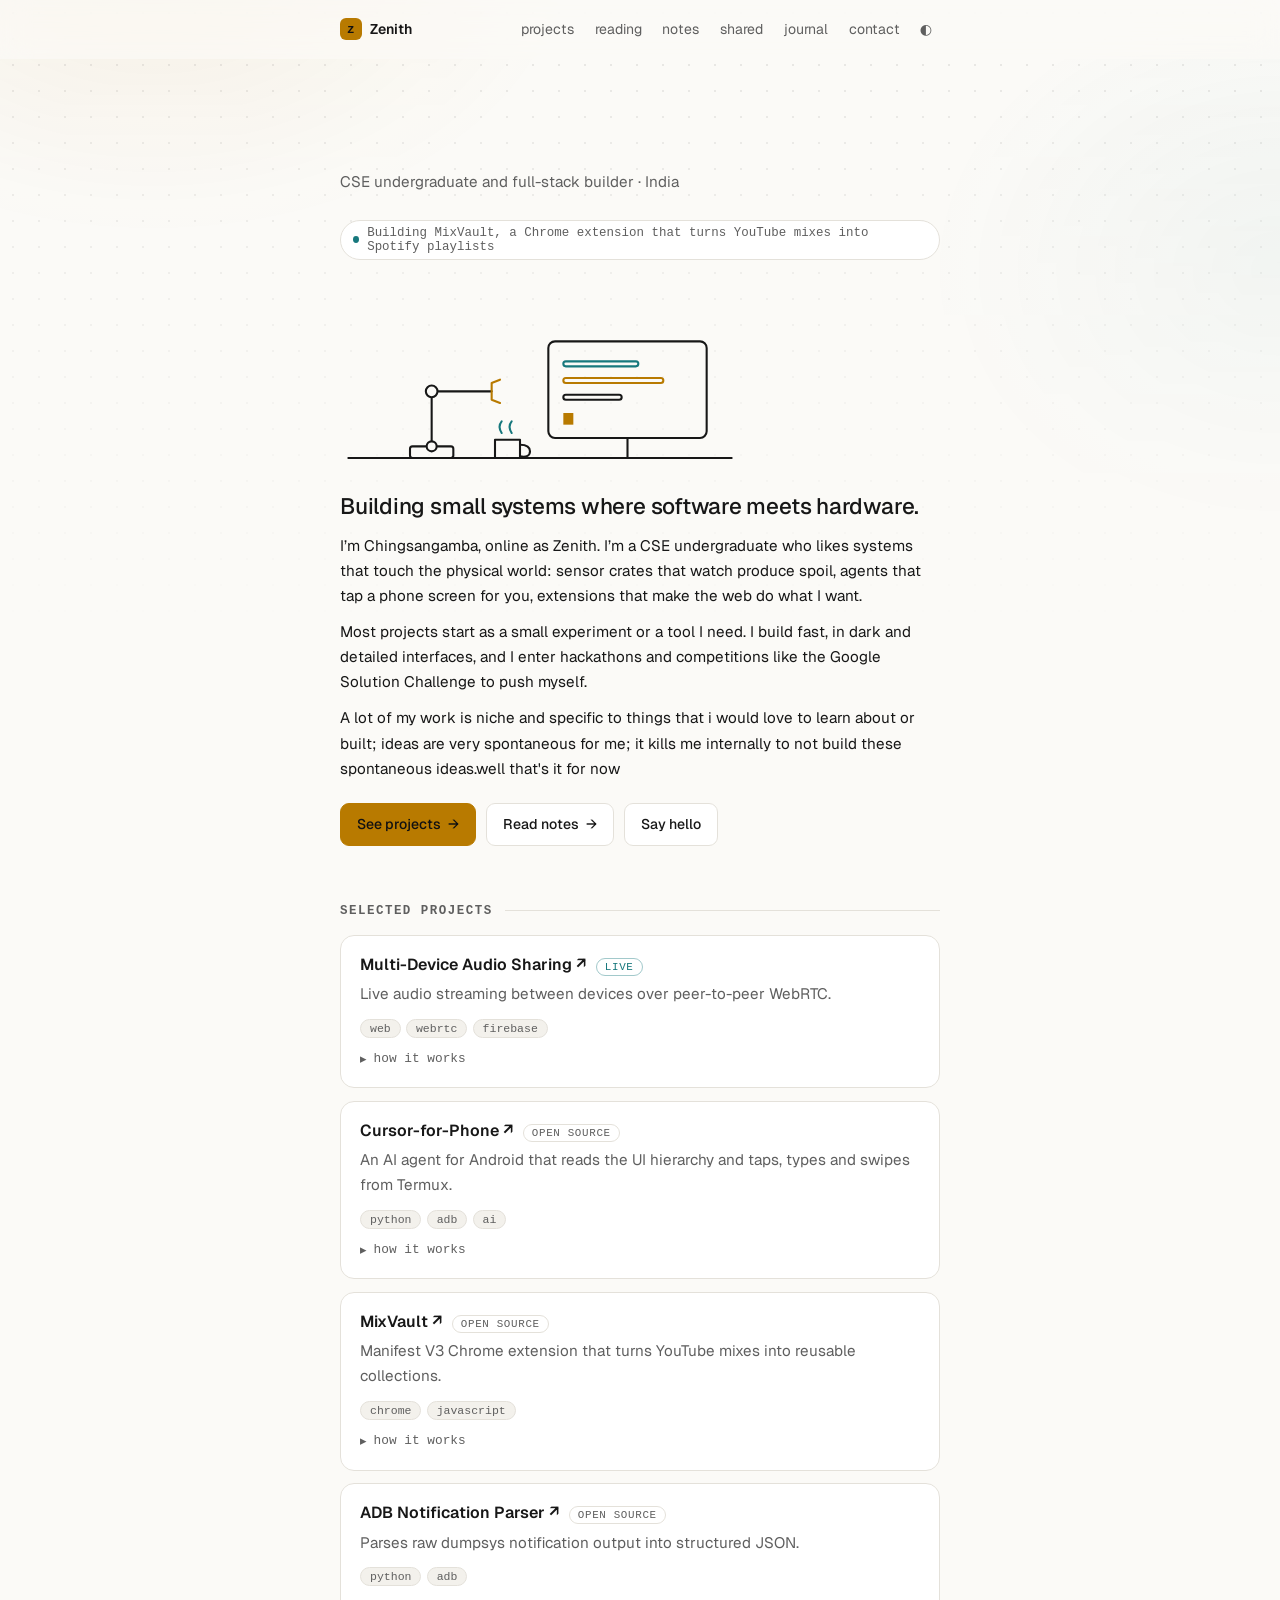
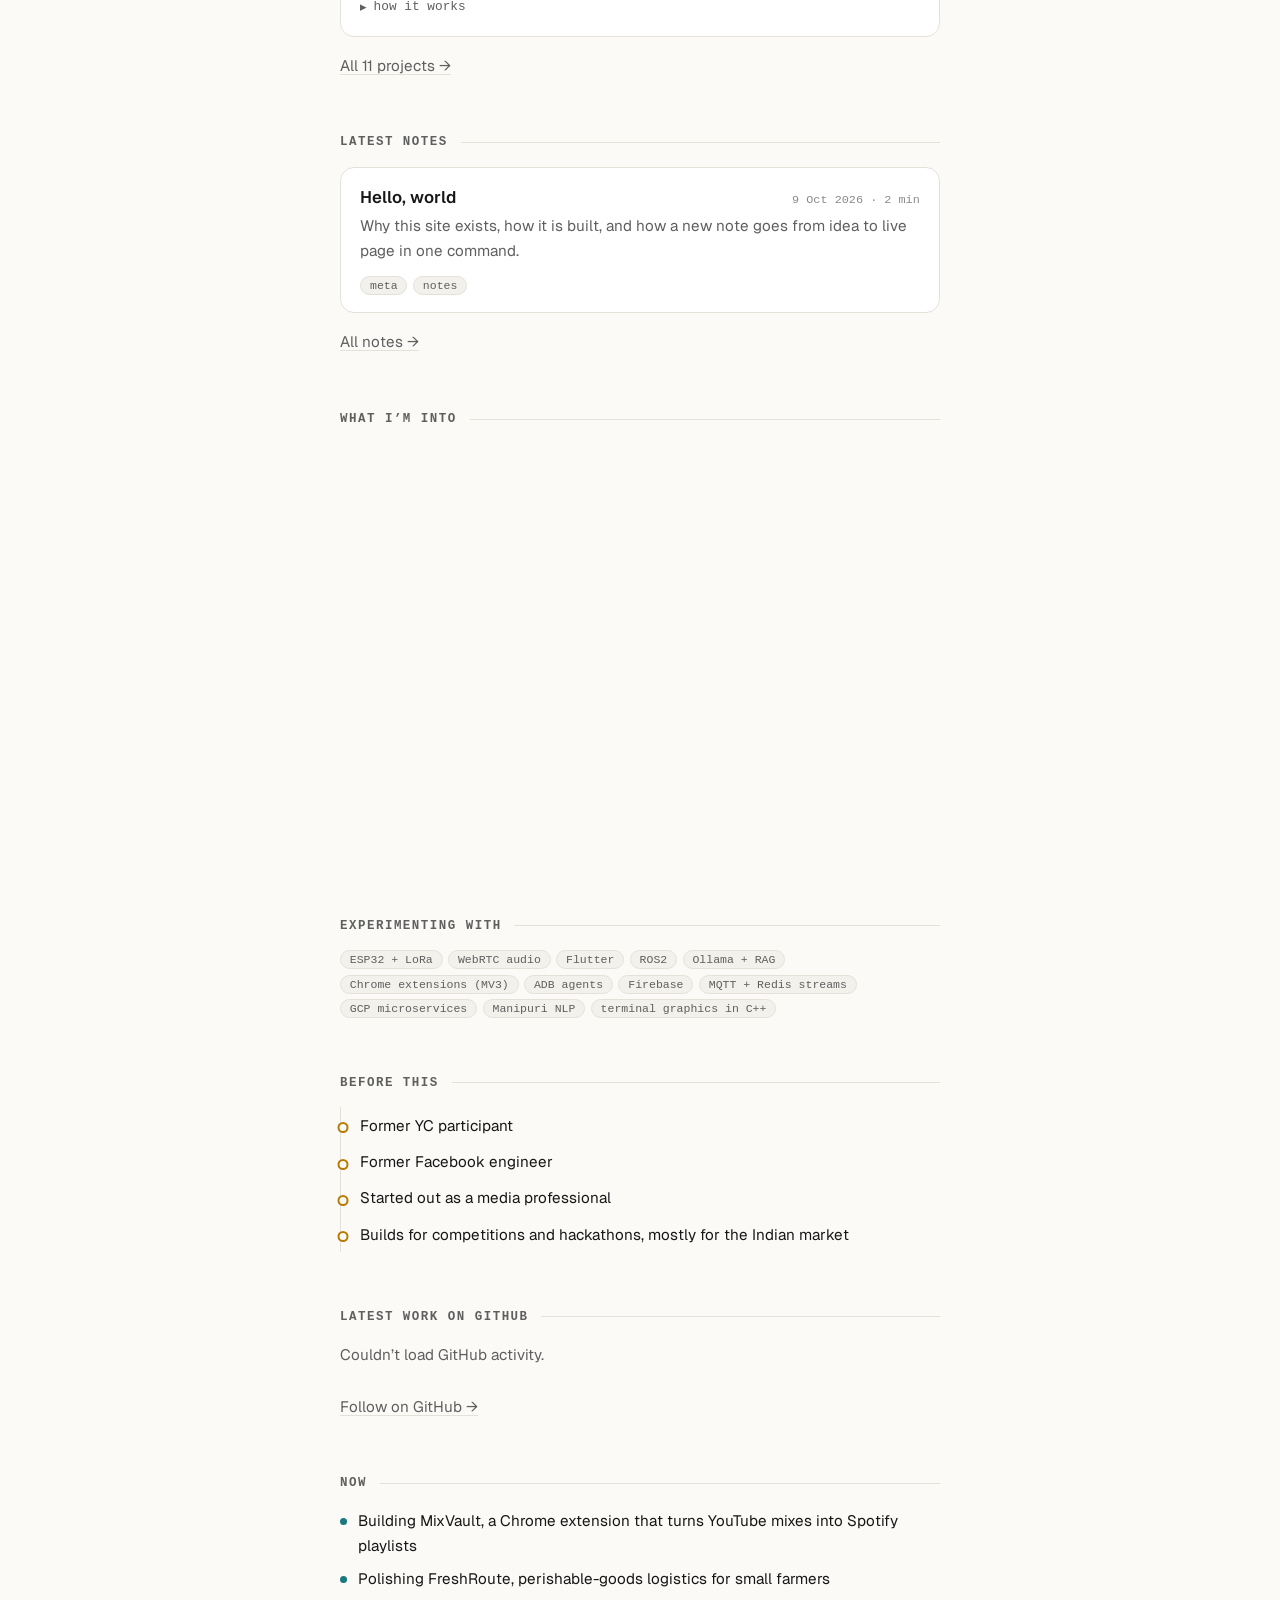
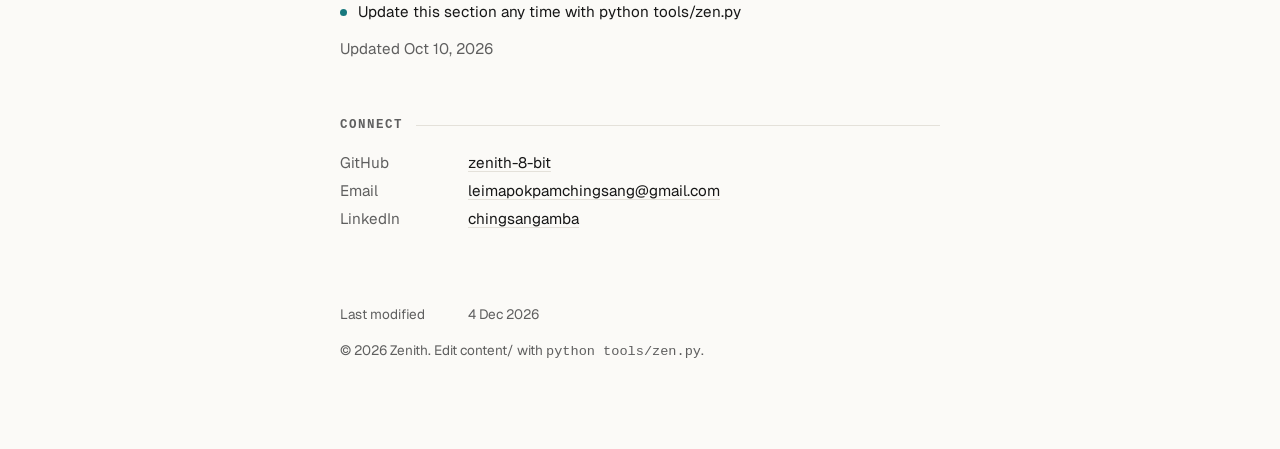
<file: index.html>
<!doctype html><html lang="en"><head><meta charset="utf-8"><meta name="viewport" content="width=device-width,initial-scale=1,viewport-fit=cover">
<title>Zenith</title><meta name="description" content="Zenith (Chingsangamba) — systems, robotics, small experiments."><meta name="theme-color" content="#0a0a0a">
<meta property="og:title" content="Zenith"><meta property="og:description" content="Building small systems where software meets hardware.">
<link rel="icon" href="assets/img/favicon.svg"><link rel="preconnect" href="https://fonts.googleapis.com"><link rel="preconnect" href="https://fonts.gstatic.com" crossorigin>
<link rel="stylesheet" href="https://fonts.googleapis.com/css2?family=Geist:wght@400;500;600;700&display=swap">
<link rel="stylesheet" href="assets/css/style.css"></head><body>
<div id="boot" aria-hidden="true"><div class="w"><svg viewBox="0 0 32 32"><rect x="1" y="1" width="30" height="30" rx="8"/><path d="M8 22L16 8l8 14"/></svg><div class="bar"><i></i></div><small>LOADING</small></div></div>
<div id="bar"></div><nav id="nav"></nav><main id="app"><noscript>This site needs JavaScript.</noscript></main><footer id="foot"></footer><div id="toast" role="status"></div>
<script src="assets/js/art.js"></script><script src="assets/js/md.js"></script><script src="assets/js/app.js"></script></body></html>
</file>
<file: assets/css/style.css>
:root{--paper:#0a0a0a;--card:#111113;--card2:#17171a;--ink:#ededed;--mute:#a1a1a1;--dim:#6b6b6b;--line:#262626;--a:#FFC845;--b:#5FD0D4;--sans:Geist,system-ui,-apple-system,"Segoe UI",sans-serif;--mono:ui-monospace,"JetBrains Mono",SFMono-Regular,Menlo,monospace;--ease:cubic-bezier(.2,.7,.2,1);--glow:rgba(255,200,69,.10);--glow2:rgba(95,208,212,.08)}
:root[data-t=light]{--paper:#fbfaf7;--card:#fff;--card2:#f3f1ec;--ink:#171717;--mute:#5f5f5f;--dim:#8a8a8a;--line:#e4e1da;--a:#B87A00;--b:#17787D;--glow:rgba(184,122,0,.08);--glow2:rgba(23,120,125,.07)}
@media(prefers-color-scheme:light){:root:not([data-t=dark]){--paper:#fbfaf7;--card:#fff;--card2:#f3f1ec;--ink:#171717;--mute:#5f5f5f;--dim:#8a8a8a;--line:#e4e1da;--a:#B87A00;--b:#17787D;--glow:rgba(184,122,0,.08);--glow2:rgba(23,120,125,.07)}}
*{box-sizing:border-box}html{scroll-behavior:smooth;scroll-padding-top:5rem}
body{margin:0;background:var(--paper);color:var(--ink);font:400 .95rem/1.65 var(--sans);-webkit-font-smoothing:antialiased;min-height:100vh;overflow-x:hidden}
body:before{content:"";position:fixed;inset:0;z-index:-1;pointer-events:none;background:radial-gradient(600px 400px at 12% -5%,var(--glow),transparent 70%),radial-gradient(500px 400px at 100% 30%,var(--glow2),transparent 70%),radial-gradient(circle,color-mix(in srgb,var(--ink) 9%,transparent) 1px,transparent 1.2px) 0 0/26px 26px;-webkit-mask:linear-gradient(#000 0,transparent 70%);mask:linear-gradient(#000 0,transparent 70%)}
::selection{background:var(--a);color:#111}
main,.navin,footer{max-width:40rem;margin:0 auto;padding:0 1.25rem}
a{color:var(--ink);text-decoration:underline;text-decoration-color:var(--line);text-underline-offset:3px;transition:text-decoration-color .2s,color .2s}a:hover{text-decoration-color:var(--a)}
:focus-visible{outline:2px solid var(--b);outline-offset:3px;border-radius:4px}
.mute,.sub{color:var(--mute)}.sub{margin:0}.mono{font-family:var(--mono)}

/* boot splash */
#boot{position:fixed;inset:0;z-index:99;background:var(--paper);display:grid;place-items:center;transition:opacity .5s var(--ease),visibility .5s}
#boot.out{opacity:0;visibility:hidden}
#boot .w{display:grid;gap:1.1rem;justify-items:center}
#boot svg{width:84px;height:84px;overflow:visible}
#boot path{fill:none;stroke:var(--a);stroke-width:3;stroke-linecap:round;stroke-linejoin:round;stroke-dasharray:80;stroke-dashoffset:80;animation:draw 1s var(--ease) forwards}
#boot rect{fill:none;stroke:var(--line);stroke-width:2}
#boot .bar{width:140px;height:2px;background:var(--line);border-radius:2px;overflow:hidden}#boot .bar i{display:block;height:100%;width:100%;background:linear-gradient(90deg,var(--a),var(--b));transform-origin:left;animation:fill 1s var(--ease) forwards}
#boot small{font:.72rem var(--mono);color:var(--dim);letter-spacing:.14em}
@keyframes draw{to{stroke-dashoffset:0}}@keyframes fill{from{transform:scaleX(0)}to{transform:scaleX(1)}}

/* progress + nav */
#bar{position:fixed;top:0;left:0;height:2px;width:100%;transform-origin:left;transform:scaleX(0);background:linear-gradient(90deg,var(--a),var(--b));z-index:60}
nav{position:sticky;top:0;z-index:50;backdrop-filter:blur(14px) saturate(1.4);-webkit-backdrop-filter:blur(14px) saturate(1.4);background:color-mix(in srgb,var(--paper) 72%,transparent);border-bottom:1px solid transparent;transition:border-color .3s}
nav.s{border-color:var(--line)}
.navin{display:flex;flex-wrap:wrap;gap:.1rem .2rem;align-items:center;padding-top:.85rem;padding-bottom:.85rem;font-size:.88rem}
nav a{color:var(--mute);text-decoration:none;padding:.25rem .55rem;border-radius:6px;position:relative;transition:color .2s,background .2s}
nav a:hover{color:var(--ink);background:color-mix(in srgb,var(--ink) 7%,transparent)}
nav a[aria-current]{color:var(--ink)}nav a[aria-current]:after{content:"";position:absolute;left:.55rem;right:.55rem;bottom:-1px;height:2px;border-radius:2px;background:var(--a);animation:grow .35s var(--ease)}
nav .home{margin-right:auto;color:var(--ink);font-weight:600;padding-left:0;display:flex;align-items:center;gap:.5rem}nav .home:hover{background:none}
nav .home i{width:1.35rem;height:1.35rem;border-radius:6px;background:var(--a);display:inline-grid;place-items:center;color:#111;font:700 .72rem var(--mono);font-style:normal}
nav button{font:inherit;cursor:pointer;color:var(--mute);background:none;border:0;padding:.25rem .5rem;border-radius:6px;transition:transform .4s var(--ease),color .2s}nav button:hover{color:var(--ink);transform:rotate(180deg)}
@keyframes grow{from{transform:scaleX(0)}}

/* page entrance */
.page>*{opacity:0;transform:translateY(14px);animation:rise .6s var(--ease) forwards;animation-delay:calc(var(--i,0)*55ms)}
@keyframes rise{to{opacity:1;transform:none}}
.rv{opacity:0;transform:translateY(18px);transition:opacity .7s var(--ease),transform .7s var(--ease);transition-delay:calc(var(--d,0)*70ms)}.rv.in{opacity:1;transform:none}

/* type */
h1{font:600 1.1rem/1.3 var(--sans);margin:3rem 0 .1rem}
h2{font:600 .78rem var(--mono);letter-spacing:.12em;text-transform:uppercase;margin:3.6rem 0 1.1rem;color:var(--mute);display:flex;align-items:center;gap:.8rem}h2:after{content:"";flex:1;height:1px;background:var(--line)}
h2 small{font:inherit;color:var(--dim)}
.name{font:650 clamp(2.4rem,9vw,3.4rem)/1.05 var(--sans);letter-spacing:-.03em;margin:2.6rem 0 .5rem;background:linear-gradient(100deg,var(--ink) 30%,var(--a) 60%,var(--b));background-size:200% 100%;-webkit-background-clip:text;background-clip:text;color:transparent;animation:sheen 8s ease-in-out infinite alternate}
@keyframes sheen{to{background-position:100% 0}}
.pill{display:inline-flex;align-items:center;gap:.5rem;font:.78rem var(--mono);color:var(--mute);border:1px solid var(--line);background:var(--card);padding:.3rem .75rem;border-radius:99px;margin-top:.9rem}
.dot{width:7px;height:7px;border-radius:50%;background:var(--b);box-shadow:0 0 0 0 var(--b);animation:ping 2s infinite}@keyframes ping{70%{box-shadow:0 0 0 8px transparent}100%{box-shadow:0 0 0 0 transparent}}
.hl{font:500 1.4rem/1.35 var(--sans);margin:2rem 0 1rem;letter-spacing:-.01em}
.page p{margin:.7rem 0}
.btns{display:flex;gap:.6rem;flex-wrap:wrap;margin-top:1.4rem}
.btn{display:inline-flex;align-items:center;gap:.45rem;padding:.55rem 1rem;border-radius:9px;font-size:.88rem;font-weight:500;text-decoration:none;border:1px solid var(--line);background:var(--card);color:var(--ink);transition:transform .25s var(--ease),border-color .2s,box-shadow .25s}
.btn:hover{transform:translateY(-2px);border-color:var(--a);box-shadow:0 8px 24px -12px var(--a)}.btn.p{background:var(--a);color:#111;border-color:var(--a)}.btn.p:hover{box-shadow:0 8px 24px -8px var(--a)}
.btn span{transition:transform .25s var(--ease)}.btn:hover span{transform:translateX(3px)}

/* art */
svg *{fill:none;stroke:currentColor;stroke-width:2.5;stroke-linecap:round;stroke-linejoin:round;transform-box:view-box}
.art svg{width:100%;height:auto;color:var(--ink);overflow:visible}.hero{margin:2.4rem 0 0;max-width:25rem}.art.sm{max-width:7.5rem;margin-top:2.4rem}
svg .a{stroke:var(--a)}svg .b{stroke:var(--b)}svg .fa{fill:var(--a);stroke:none}svg .fp{fill:var(--paper)}

/* cards */
.grid{display:grid;gap:.8rem}.g2{grid-template-columns:repeat(auto-fill,minmax(15rem,1fr))}
.card{position:relative;border:1px solid var(--line);background:var(--card);border-radius:14px;padding:1.1rem 1.2rem;transition:transform .35s var(--ease),border-color .25s;overflow:hidden}
.card:before{content:"";position:absolute;inset:0;background:radial-gradient(320px circle at var(--mx,50%) var(--my,0),var(--glow),transparent 60%);opacity:0;transition:opacity .3s;pointer-events:none}
.card:hover{border-color:color-mix(in srgb,var(--a) 45%,var(--line));transform:translateY(-2px)}.card:hover:before{opacity:1}
.card h3{font:600 1rem var(--sans);margin:0;display:flex;align-items:baseline;gap:.6rem;flex-wrap:wrap}.card p{margin:.35rem 0 0;color:var(--mute)}
.card .t{color:var(--ink);text-decoration:none}.card .t:hover{color:var(--a)}
.stack{display:grid;gap:.8rem}
.badge{font:.68rem var(--mono);letter-spacing:.06em;text-transform:uppercase;padding:.12rem .5rem;border-radius:99px;border:1px solid var(--line);color:var(--mute)}
.badge.live,.badge.reading{color:var(--b);border-color:color-mix(in srgb,var(--b) 40%,transparent)}.badge.in-progress,.badge.next{color:var(--a);border-color:color-mix(in srgb,var(--a) 40%,transparent)}
.meta{font:.74rem var(--mono);color:var(--dim);margin-left:auto}
.chips{display:flex;flex-wrap:wrap;gap:.35rem;margin-top:.8rem}.chip{font:.72rem var(--mono);color:var(--mute);background:var(--card2);border:1px solid var(--line);padding:.12rem .55rem;border-radius:99px}
button.chip{cursor:pointer;transition:all .2s}button.chip:hover,button.chip.on{color:#111;background:var(--a);border-color:var(--a)}
.filters{display:flex;flex-wrap:wrap;gap:.4rem;margin:1.2rem 0 1rem}
.more{display:inline-block;margin-top:1rem;color:var(--mute)}
.xp{display:grid;grid-template-rows:0fr;transition:grid-template-rows .45s var(--ease)}.xp>div{overflow:hidden}.card.open .xp{grid-template-rows:1fr}
.xp .in{padding-top:.9rem;margin-top:.9rem;border-top:1px dashed var(--line);color:var(--mute)}.xp .in p{margin:.5rem 0}
.tg{font:.8rem var(--mono);cursor:pointer;background:none;border:0;color:var(--mute);padding:0;margin-top:.8rem;display:inline-flex;gap:.4rem;align-items:center}.tg:hover{color:var(--a)}.tg i{transition:transform .35s var(--ease);font-style:normal}.card.open .tg i{transform:rotate(90deg)}
.links{display:flex;gap:1rem;margin-top:.7rem;font-size:.88rem}
.stars{color:var(--a);letter-spacing:.1em;font-size:.8rem}.stars s{color:var(--line);text-decoration:none}

/* lists */
.rows{list-style:none;padding:0;margin:0}.rows li{padding:.65rem 0;border-bottom:1px solid var(--line)}.rows li:last-child{border:0}.rows b,.rows a.t{font-weight:500}.rows p{margin:.1rem 0 0;color:var(--mute)}
.tl{list-style:none;margin:0;padding:0 0 0 1.2rem;border-left:1px solid var(--line)}.tl li{position:relative;padding:.35rem 0}.tl li:before{content:"";position:absolute;left:-1.2rem;top:.95rem;width:7px;height:7px;border-radius:50%;background:var(--paper);border:2px solid var(--a);transform:translateX(-3.5px)}
.now{list-style:none;padding:0;margin:0}.now li{display:flex;gap:.7rem;margin:.5rem 0;align-items:baseline}.now li:before{content:"";flex:none;width:7px;height:7px;border-radius:50%;background:var(--b);transform:translateY(-1px);animation:ping 2.4s infinite}
.kv{display:grid;grid-template-columns:7rem 1fr;gap:.2rem 1rem;margin:0}.kv dt{color:var(--mute)}.kv dd{margin:0}
.post{display:block;text-decoration:none;color:inherit}.post h3{font-size:1.05rem}.post:hover h3{color:var(--a)}

/* skeleton */
.sk{border-radius:8px;background:linear-gradient(90deg,var(--card) 25%,var(--card2) 50%,var(--card) 75%);background-size:300% 100%;animation:shim 1.3s infinite linear;height:1rem;margin:.7rem 0}.sk.l{height:3.2rem;border-radius:12px}.sk.s{width:60%}
@keyframes shim{to{background-position:-300% 0}}

/* article */
article{margin-top:2rem}article h1{font:650 clamp(1.7rem,6vw,2.2rem)/1.15 var(--sans);letter-spacing:-.025em;margin:.8rem 0 .6rem}
.ameta{display:flex;gap:.8rem;flex-wrap:wrap;font:.78rem var(--mono);color:var(--dim);align-items:center}
article .body{margin-top:1.8rem;font-size:1rem}article .body p,article .body li{line-height:1.8}
article .body h2,article .body h3,article .body h4{font:600 1.2rem/1.3 var(--sans);letter-spacing:-.01em;text-transform:none;color:var(--ink);margin:2.4rem 0 .6rem;display:block}article .body h2:after{display:none}article .body h3{font-size:1.05rem}
.body h2 a.an,.body h3 a.an{color:var(--dim);text-decoration:none;margin-left:.4rem;opacity:0;transition:opacity .2s}.body h2:hover a.an,.body h3:hover a.an{opacity:1}
article img{max-width:100%;border-radius:10px}
article code{font:.86em var(--mono);background:var(--card2);padding:.12rem .4rem;border-radius:5px;border:1px solid var(--line)}
figure.code{margin:1.3rem 0;border:1px solid var(--line);border-radius:12px;background:var(--card);overflow:hidden}figure.code figcaption{display:flex;justify-content:space-between;font:.7rem var(--mono);color:var(--dim);padding:.5rem .9rem;border-bottom:1px solid var(--line);text-transform:uppercase;letter-spacing:.08em}
figure.code button{font:inherit;background:none;border:0;color:var(--mute);cursor:pointer;text-transform:inherit}figure.code button:hover{color:var(--a)}
figure.code pre{margin:0;padding:1rem;overflow:auto}figure.code code{background:none;border:0;padding:0;font-size:.84rem;line-height:1.7}
blockquote{margin:1.4rem 0;padding:.2rem 0 .2rem 1.1rem;border-left:2px solid var(--a);color:var(--mute);font-style:italic}
.body table{width:100%;border-collapse:collapse;font-size:.9rem;margin:1.2rem 0;display:block;overflow:auto}.body th,.body td{text-align:left;padding:.5rem .8rem;border-bottom:1px solid var(--line)}.body th{color:var(--mute);font-weight:500}
.body hr{border:0;height:1px;background:var(--line);margin:2.4rem 0}.body ul,.body ol{padding-left:1.3rem}.body li::marker{color:var(--a)}
.toc{border:1px solid var(--line);border-radius:12px;padding:.9rem 1.1rem;margin-top:1.6rem;background:var(--card)}.toc b{font:.7rem var(--mono);letter-spacing:.1em;color:var(--dim);text-transform:uppercase}.toc a{display:block;color:var(--mute);text-decoration:none;padding:.15rem 0;font-size:.88rem}.toc a:hover{color:var(--a)}
.pn{display:grid;grid-template-columns:1fr 1fr;gap:.8rem;margin-top:3.5rem}.pn .card{text-decoration:none}.pn small{font:.7rem var(--mono);color:var(--dim);text-transform:uppercase;letter-spacing:.08em}.pn .nx{text-align:right}
.back{color:var(--mute);text-decoration:none;font-size:.88rem}.back:hover{color:var(--a)}
footer{padding:4.5rem 1.25rem 3.5rem;color:var(--mute);font-size:.85rem}
#toast{position:fixed;bottom:1.4rem;left:50%;transform:translate(-50%,20px);background:var(--ink);color:var(--paper);padding:.5rem 1rem;border-radius:99px;font-size:.82rem;opacity:0;pointer-events:none;transition:all .35s var(--ease);z-index:70}#toast.on{opacity:1;transform:translate(-50%,0)}

/* svg animations */
@keyframes sway{50%{transform:rotate(7deg)}}@keyframes blink{50%{opacity:0}}@keyframes type{from{transform:scaleX(0)}to{transform:scaleX(1)}}
@keyframes steam{0%{transform:translateY(6px);opacity:0}50%{opacity:1}100%{transform:translateY(-10px);opacity:0}}@keyframes spin{to{transform:rotate(360deg)}}
@keyframes pull{0%,70%,100%{transform:translateY(0)}80%,90%{transform:translateY(-9px)}}@keyframes loop{0%{stroke-dashoffset:200}60%,100%{stroke-dashoffset:0}}
@keyframes tw{50%{opacity:.15}}@keyframes fly{to{offset-distance:100%}}@keyframes pulse{to{stroke-dashoffset:-24}}
.arm1{transform-origin:110px 178px;animation:sway 5s ease-in-out infinite}.arm2{transform-origin:110px 112px;transform:rotate(var(--aim,0deg));transition:transform .4s}
.row1,.rw{transform-origin:268px 0;animation:type 4s steps(14) infinite alternate}.row2{animation-delay:1s}.row3{animation-delay:2s}.cur{animation:blink 1s steps(2) infinite}
.steam{animation:steam 3s infinite}.steam+.steam{animation-delay:1.2s}.g1{transform-origin:60px 70px;animation:spin 8s linear infinite}.g2{transform-origin:112px 52px;animation:spin 8s linear infinite reverse}
.bk{animation:pull 7s infinite}.bk:nth-of-type(2){animation-delay:1.7s}.bk:nth-of-type(3){animation-delay:3.4s}.bk:nth-of-type(4){animation-delay:5s}
.sq{stroke-dasharray:200;animation:loop 4s ease-in-out infinite}.star{animation:tw 3s infinite}.star:nth-of-type(2n){animation-delay:1.2s}
.net line{stroke-dasharray:4 8;animation:pulse 1.6s linear infinite}.plane{offset-path:path("M10 90 C 60 10, 110 120, 170 30");animation:fly 5s ease-in-out infinite alternate}
@media(max-width:520px){.kv{grid-template-columns:5rem 1fr}.pn{grid-template-columns:1fr}.navin{gap:0}nav a{padding:.25rem .4rem}}
@media(prefers-reduced-motion:reduce){*,*:before,*:after{animation:none!important;transition:none!important}.page>*,.rv{opacity:1;transform:none}#boot{display:none}}
</file>
